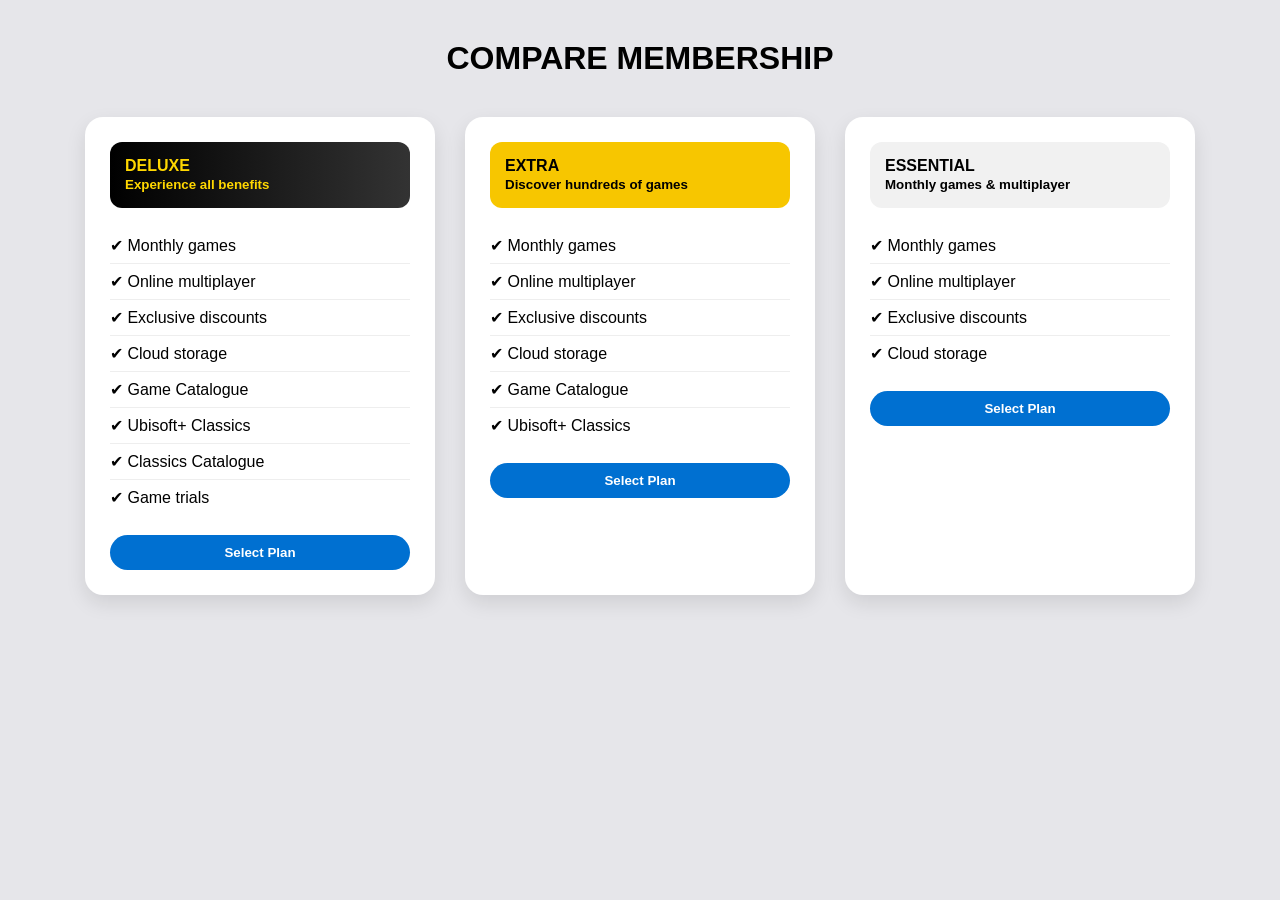
<file: index.html>
<!DOCTYPE html>
<html>
<head>
    <title>Membership Plans</title>
    <style>
        body {
            margin: 0;
            font-family: Arial, sans-serif;
            background-color: #e6e6ea;
            text-align: center;
        }

        h1 {
            margin: 40px 0;
            font-size: 32px;
        }

        .container {
            display: flex;
            justify-content: center;
            gap: 30px;
            flex-wrap: wrap;
        }

        .card {
            background: white;
            width: 300px;
            padding: 25px;
            border-radius: 18px;
            box-shadow: 0 8px 20px rgba(0,0,0,0.1);
            text-align: left;
        }

        .card-header {
            padding: 15px;
            border-radius: 12px;
            margin-bottom: 20px;
            font-weight: bold;
        }

        .deluxe {
            background: linear-gradient(to right, #000000, #333333);
            color: gold;
        }

        .extra {
            background: #f7c600;
            color: black;
        }

        .essential {
            background: #f1f1f1;
            color: black;
        }

        ul {
            list-style: none;
            padding: 0;
        }

        li {
            padding: 8px 0;
            border-bottom: 1px solid #eee;
        }

        li:last-child {
            border-bottom: none;
        }

        .btn {
            display: block;
            width: 100%;
            margin-top: 20px;
            padding: 10px;
            border-radius: 25px;
            border: none;
            background: #0070d1;
            color: white;
            font-weight: bold;
            cursor: pointer;
        }

        .btn:hover {
            background: #005bb5;
        }
    </style>
</head>
<body>

<h1>COMPARE MEMBERSHIP</h1>

<div class="container">

    <div class="card">
        <div class="card-header deluxe">
            DELUXE <br>
            <small>Experience all benefits</small>
        </div>
        <ul>
            <li>✔ Monthly games</li>
            <li>✔ Online multiplayer</li>
            <li>✔ Exclusive discounts</li>
            <li>✔ Cloud storage</li>
            <li>✔ Game Catalogue</li>
            <li>✔ Ubisoft+ Classics</li>
            <li>✔ Classics Catalogue</li>
            <li>✔ Game trials</li>
        </ul>
        <button class="btn">Select Plan</button>
    </div>

    <div class="card">
        <div class="card-header extra">
            EXTRA <br>
            <small>Discover hundreds of games</small>
        </div>
        <ul>
            <li>✔ Monthly games</li>
            <li>✔ Online multiplayer</li>
            <li>✔ Exclusive discounts</li>
            <li>✔ Cloud storage</li>
            <li>✔ Game Catalogue</li>
            <li>✔ Ubisoft+ Classics</li>
        </ul>
        <button class="btn">Select Plan</button>
    </div>

    <div class="card">
        <div class="card-header essential">
            ESSENTIAL <br>
            <small>Monthly games & multiplayer</small>
        </div>
        <ul>
            <li>✔ Monthly games</li>
            <li>✔ Online multiplayer</li>
            <li>✔ Exclusive discounts</li>
            <li>✔ Cloud storage</li>
        </ul>
        <button class="btn">Select Plan</button>
    </div>

</div>

</body>
</html>
</file>
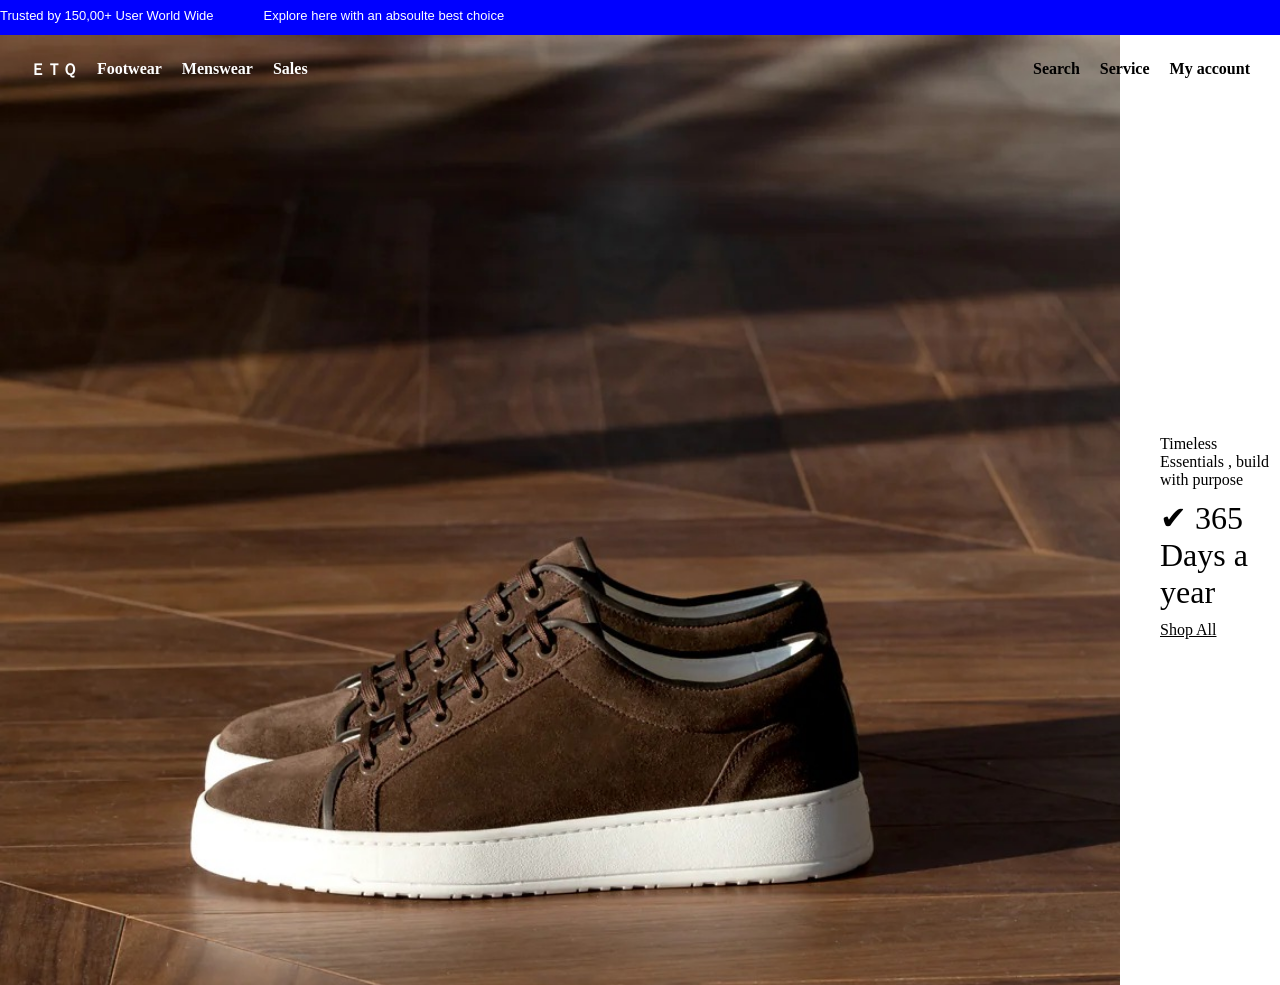
<file: etq.html>
<!DOCTYPE html>
<html lang="en">
<head>
    <meta charset="UTF-8">
    <meta name="viewport" content="width=device-width, initial-scale=1.0">
    <title>ETQ</title>
    <style>
          *{
             margin: 0;
            padding: 0;
        }
        .head{
            background-color: blue;
            color: white;
            height: 35px;
            text-align: center;
        }
        @keyframes slideRight{
            from{
                transform: translate(-100px);
            }
            to{
                transform: translate(1400px);
            }
        }
        .head{
            display: flex;
            gap: 50px;
        }
        .head p{
            padding-top: 8px;
            font-family: 'Gill Sans', 'Gill Sans MT', Calibri, 'Trebuchet MS', sans-serif;
            font-size: small;
            animation: slideRight 40s infinite;
            
        }
        .first{
           position: relative;
           height: 950px;
           display: flex;
           overflow: hidden;
           gap: 40px;

        }
        
        @keyframes zoomInOut{
           0%{
            transform: scale(1);
           }
           50%{
            transform: scale(1.1);
           }
           100%{
            transform: scale(1);
           }
    
        }
        .text{
            padding-top: 400px;
            font-size: larger;
           animation: cubic-bezier(0.25, 0.46, 0.45, 0.94);
            
        }
        .text {
            font-size: medium;
        }
        
        #bigtext{
            padding-top: 10px;
            font-size: xx-large;
            
            
            
        }
        #small{
            padding-top: 10px;
        }
        .option{
            display: flex;
            justify-content: space-between;
        }
        .op1 ul{
            list-style-type: none;
            display: flex;
            gap: 20px;
            padding-left: 30px;
             font-weight: bold;
        }
        .op1 li{
            cursor: pointer;
        }
        .op1 li:hover {
    text-decoration: underline;
}
.op2 li:hover {
    text-decoration: underline;
}

.op2 li{
    cursor: pointer;
}
.op2 ul{
     list-style-type: none;
     display: flex;
     gap: 20px;
     padding-right: 30px;
     color: black;
     font-weight: bold;
 }
        
        
.option{
    position: absolute;
    top: 0;
    left: 0;
    width: 100%;
    display: flex;
    justify-content: space-between;
    padding-top: 60px;
    color: white;   
}

    </style>
</head>
<body>
   <header class="head">
        <p>Trusted by 150,00+ User World Wide</p>
        <p>Explore here with an absoulte best choice</p>
    </header>

    <div class="first">
        <img src="shoes.jpeg" alt="system" width="1400px" height="1400">
        <div class="text">
            <p>Timeless Essentials , build with purpose</p>
            <p id="bigtext">✔ 365 Days a year</p>
            <p id="small"><u>Shop All</u></p>
        </div>
    </div>
    
    <div class="option">
        <div class="op1">
            <ul>
                <li>ＥＴＱ</li>
                <li>Footwear</li>
                <li>Menswear</li>
                <li>Sales</li>
            </ul>
        </div>
        <div class="op2">
            <ul>
                <li>Search</li>
                <li>Service</li>
                <li>My account</li>
            </ul>
        </div>
    </div>
    
</body>
</html>
</file>
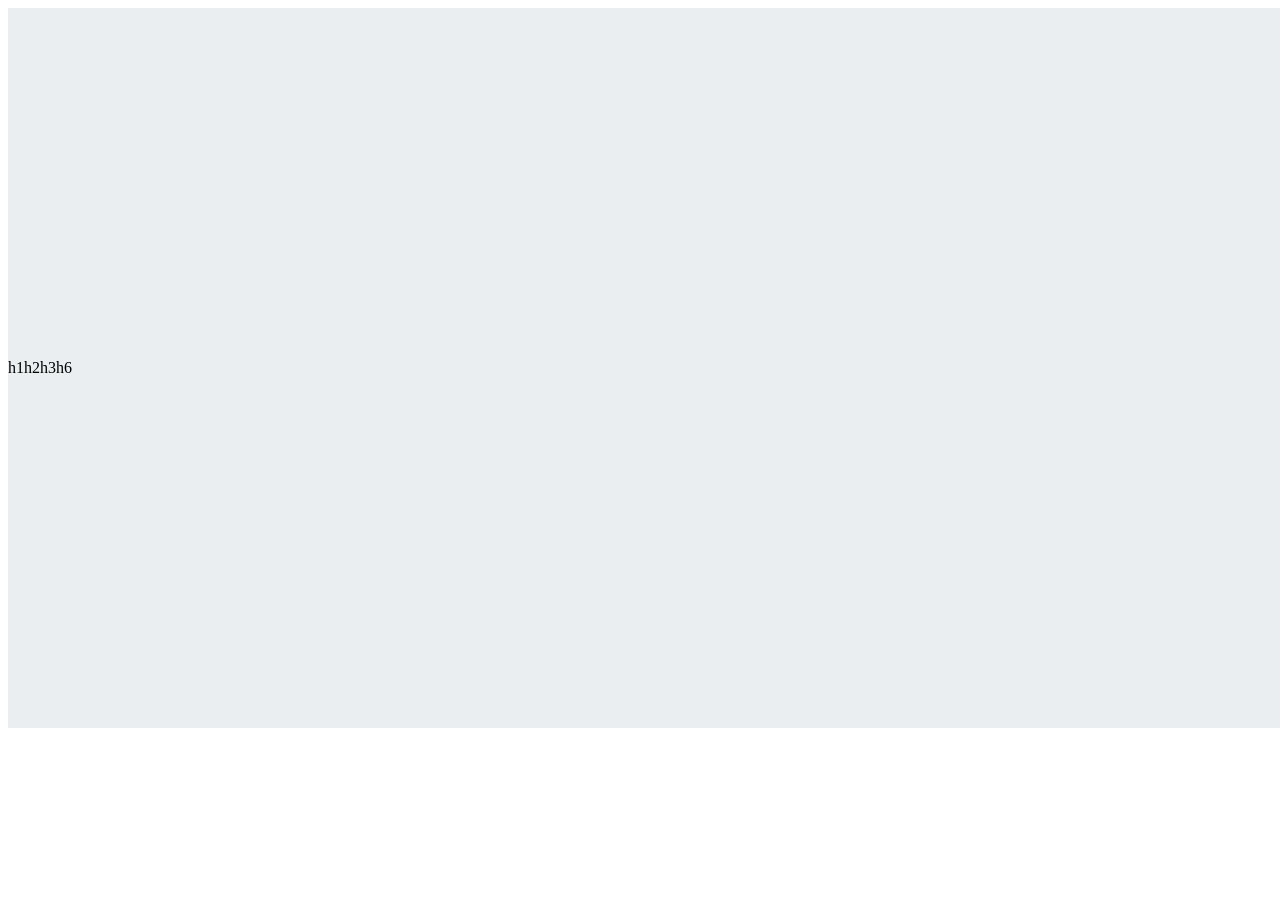
<file: fourth.html>
<!DOCTYPE html>
<html lang="en">
<head>
    <meta charset="UTF-8">
    <meta name="viewport" content="width=device-width, initial-scale=1.0">
    <title>Document</title>
    <style>
       .main{
        display:flex;
        flex-direction: row;
        align-items: center;
        background-color: rgb(234, 238, 240);
        height: 80vh;
        width:100vw;
       } 
       .child1{
        color: aliceblue;
        margin: 10px;
        background-color: blue;
        
        width: 100px;

       }
       .child2{
        color: aliceblue;
        margin: 10px;
        background-color: blue;
        
        width: 100px;

       }
       .child3{
        color: aliceblue;
        margin: 10px;
        background-color: blue;
        
        width: 100px;

       }
       .child4{
        color: aliceblue;
        margin: 10px;
        background-color: blue;
        
        width: 100px;

       }
    </style>
</head>
<body>
    <div class="main">
        <div  class="child">h1</div>
        <div  class="child">h2</div>
        <div  class="child">h3</div>
        <div  class="child">h6</div>
    </div>
</body>
</html>
</file>
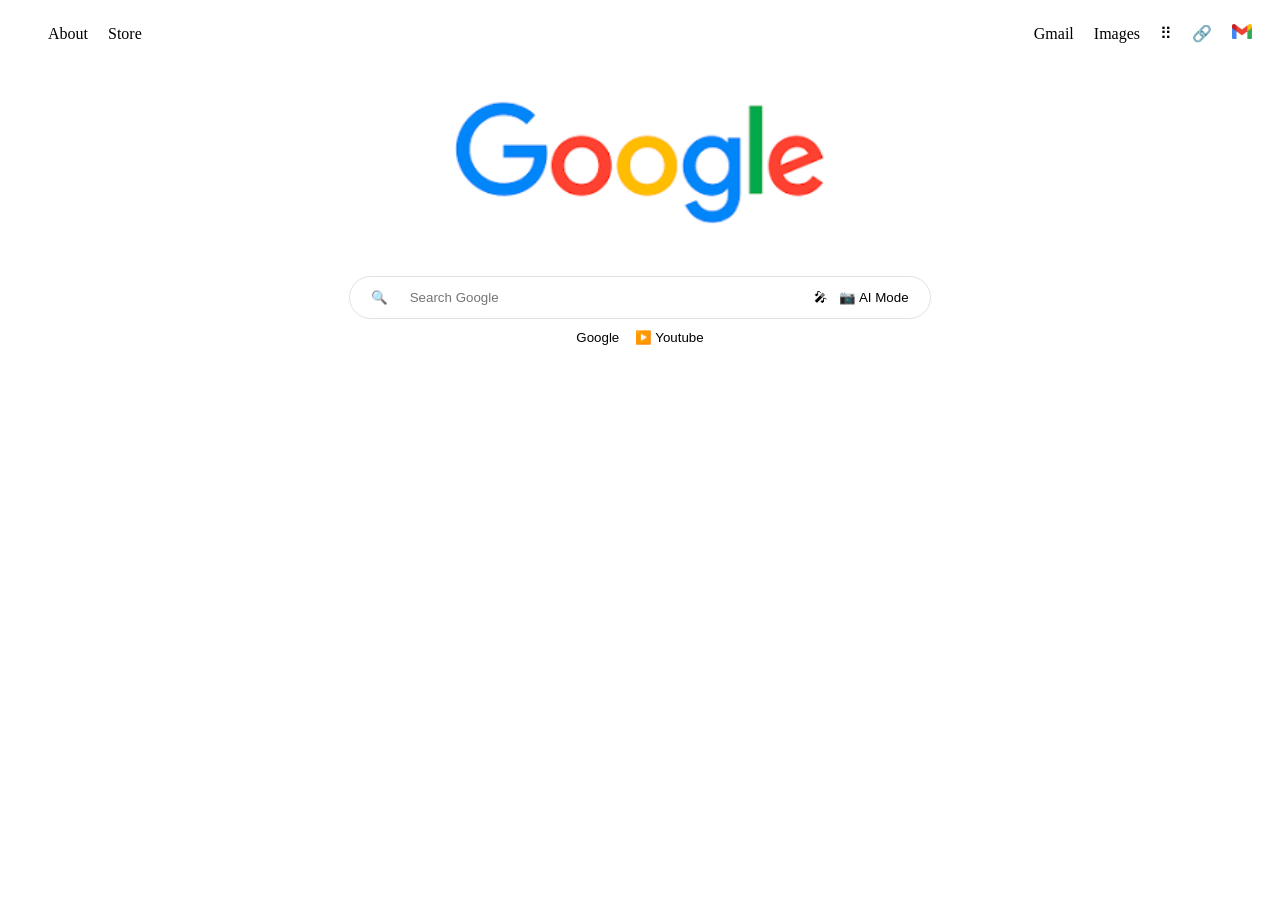
<file: Google.html>
<!DOCTYPE html>
<html lang="en">
<head>
    <meta charset="UTF-8">
    <meta name="viewport" content="width=device-width, initial-scale=1.0">
    <title>Google</title>
    <link rel="icon" type="image/png" href="./download.png" class="web-icon">
    <style>
        .main{
            display: flex;
            flex-direction: column;
            justify-content: center;
            align-items: center;
        }
        .top-bar{
            display: flex;
            justify-content: space-between;
        }
        .logo {
      width: 370px;
      margin-bottom:10px;
    }
    .left-nav{
         display: flex;
        gap: 20px;
        align-items: center;
        list-style-type: none;

    }
    .right-nav{
        display: flex;
        gap: 20px;
        align-items: center;
        list-style-type: none;

    }
    .Gmail {
      width: 20px;
      margin-right: 20px;
    }
    .buttons{
     padding: 10px 18px;
      border: none;
     
      border-radius: 4px;
      cursor: pointer;
      font-size: 14px;

    }
    .buttons button{
      
      background-color: transparent;
      border: none;
      border-radius: 8px;
    }
    .search-box {
      background-color: none;
      display: flex;
      width: 550px;
      padding: 12px 15px;
      border-radius: 25px;
      border: 1px solid #dfe1e5;
      outline: none;
      font-size: 20px;
      
    }
    .search-box input{
      background: none;
      height: 100%;
      width: 200px;
      border: none;
      margin-left: 10px;
      margin-right: 200px;
    }
    .search-box button{
      background: none;
      border: none;
    }
    .web-icon{
      padding: 10px 18px;
      border: none;
     
      border-radius: 4px;
      cursor: pointer;
      font-size: 14px;
    }

     </style>
</head>
<body>
  <div class="top-bar">
    <ul class="left-nav">
      <li>About</li>
      <li>Store</li>
    </ul>
  
    <ul class="right-nav">
      <li>Gmail</li>
      <li>Images</li>
      <li>&#x283f</li>
      <li>🔗</li>
      <li><img src="download (2).png" alt="Apps" class="Gmail"></li>
    </ul>
</div>

<div class="main">
    <img src="download (1).png" alt="Google Logo" class="logo">

    <div class="search-box" >
      <button>🔍</button>
      <input type="text" placeholder=" Search Google ">
      <button>🎤︎︎</button>
      <button>📷 AI Mode</button>

    </div>


    <div class="buttons">
      <button>Google </button>
      <button>▶️ Youtube</button>
    </div>
  </div>
</body>
</html>
</file>
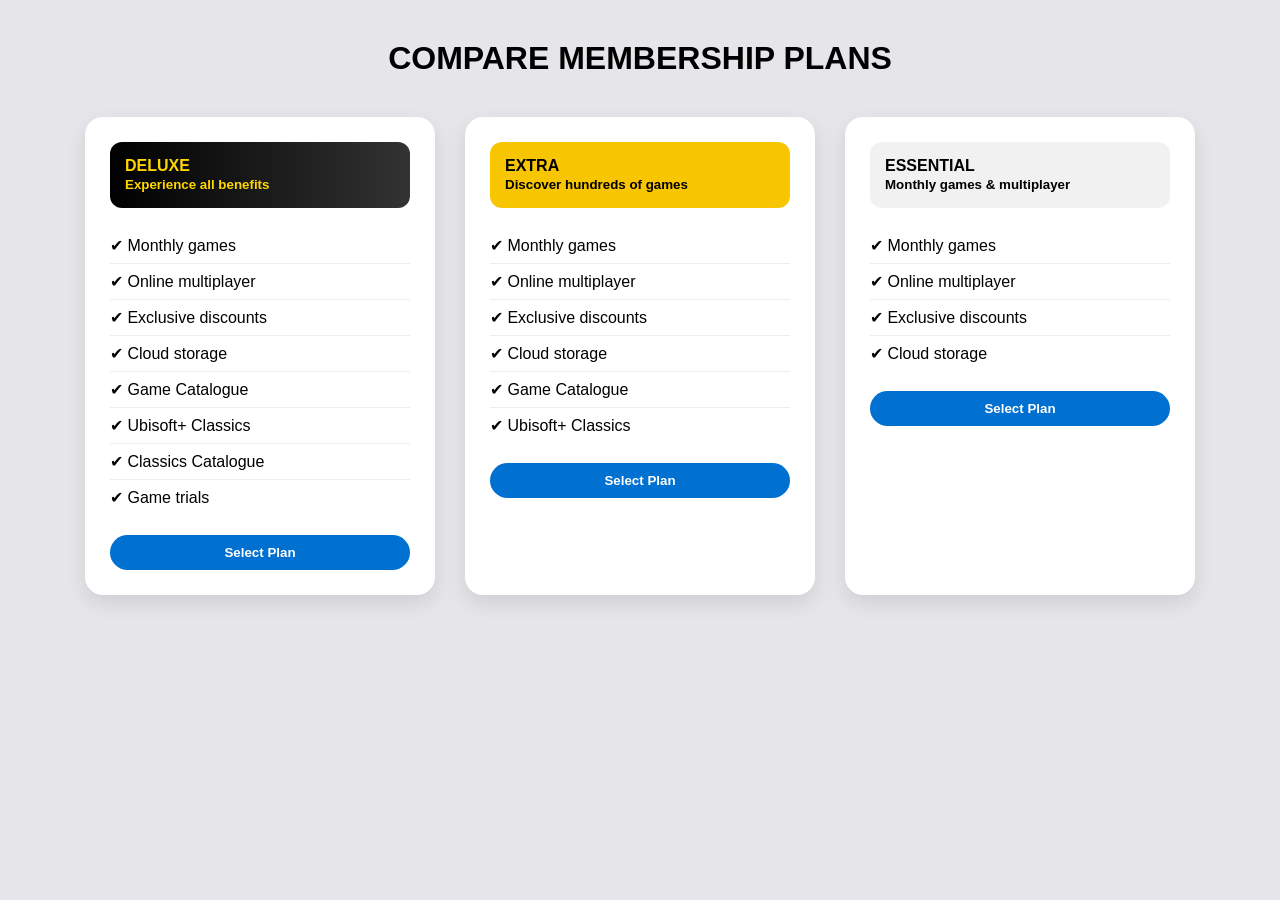
<file: page.html>
<!DOCTYPE html>
<html>
<head>
    <title>Membership Plans</title>
    <style>
        body {
            margin: 0;
            font-family: Arial, sans-serif;
            background-color: #e6e6ea;
            text-align: center;
        }

        h1 {
            margin: 40px 0;
            font-size: 32px;
        }

        .container {
            display: flex;
            justify-content: center;
            gap: 30px;
            flex-wrap: wrap;
        }

        .card {
            background: white;
            width: 300px;
            padding: 25px;
            border-radius: 18px;
            box-shadow: 0 8px 20px rgba(0,0,0,0.1);
            text-align: left;
        }

        .card-header {
            padding: 15px;
            border-radius: 12px;
            margin-bottom: 20px;
            font-weight: bold;
        }

        .deluxe {
            background: linear-gradient(to right, #000000, #333333);
            color: gold;
        }

        .extra {
            background: #f7c600;
            color: black;
        }

        .essential {
            background: #f1f1f1;
            color: black;
        }

        ul {
            list-style: none;
            padding: 0;
        }

        li {
            padding: 8px 0;
            border-bottom: 1px solid #eee;
        }

        li:last-child {
            border-bottom: none;
        }

        .btn {
            display: block;
            width: 100%;
            margin-top: 20px;
            padding: 10px;
            border-radius: 25px;
            border: none;
            background: #0070d1;
            color: white;
            font-weight: bold;
            cursor: pointer;
        }

        .btn:hover {
            background: #005bb5;
        }
    </style>
</head>
<body>

<h1>COMPARE MEMBERSHIP PLANS</h1>

<div class="container">

    <div class="card">
        <div class="card-header deluxe">
            DELUXE <br>
            <small>Experience all benefits</small>
        </div>
        <ul>
            <li>✔ Monthly games</li>
            <li>✔ Online multiplayer</li>
            <li>✔ Exclusive discounts</li>
            <li>✔ Cloud storage</li>
            <li>✔ Game Catalogue</li>
            <li>✔ Ubisoft+ Classics</li>
            <li>✔ Classics Catalogue</li>
            <li>✔ Game trials</li>
        </ul>
        <button class="btn">Select Plan</button>
    </div>

    <div class="card">
        <div class="card-header extra">
            EXTRA <br>
            <small>Discover hundreds of games</small>
        </div>
        <ul>
            <li>✔ Monthly games</li>
            <li>✔ Online multiplayer</li>
            <li>✔ Exclusive discounts</li>
            <li>✔ Cloud storage</li>
            <li>✔ Game Catalogue</li>
            <li>✔ Ubisoft+ Classics</li>
        </ul>
        <button class="btn">Select Plan</button>
    </div>

    <div class="card">
        <div class="card-header essential">
            ESSENTIAL <br>
            <small>Monthly games & multiplayer</small>
        </div>
        <ul>
            <li>✔ Monthly games</li>
            <li>✔ Online multiplayer</li>
            <li>✔ Exclusive discounts</li>
            <li>✔ Cloud storage</li>
        </ul>
        <button class="btn">Select Plan</button>
    </div>

</div>

</body>
</html>
</file>
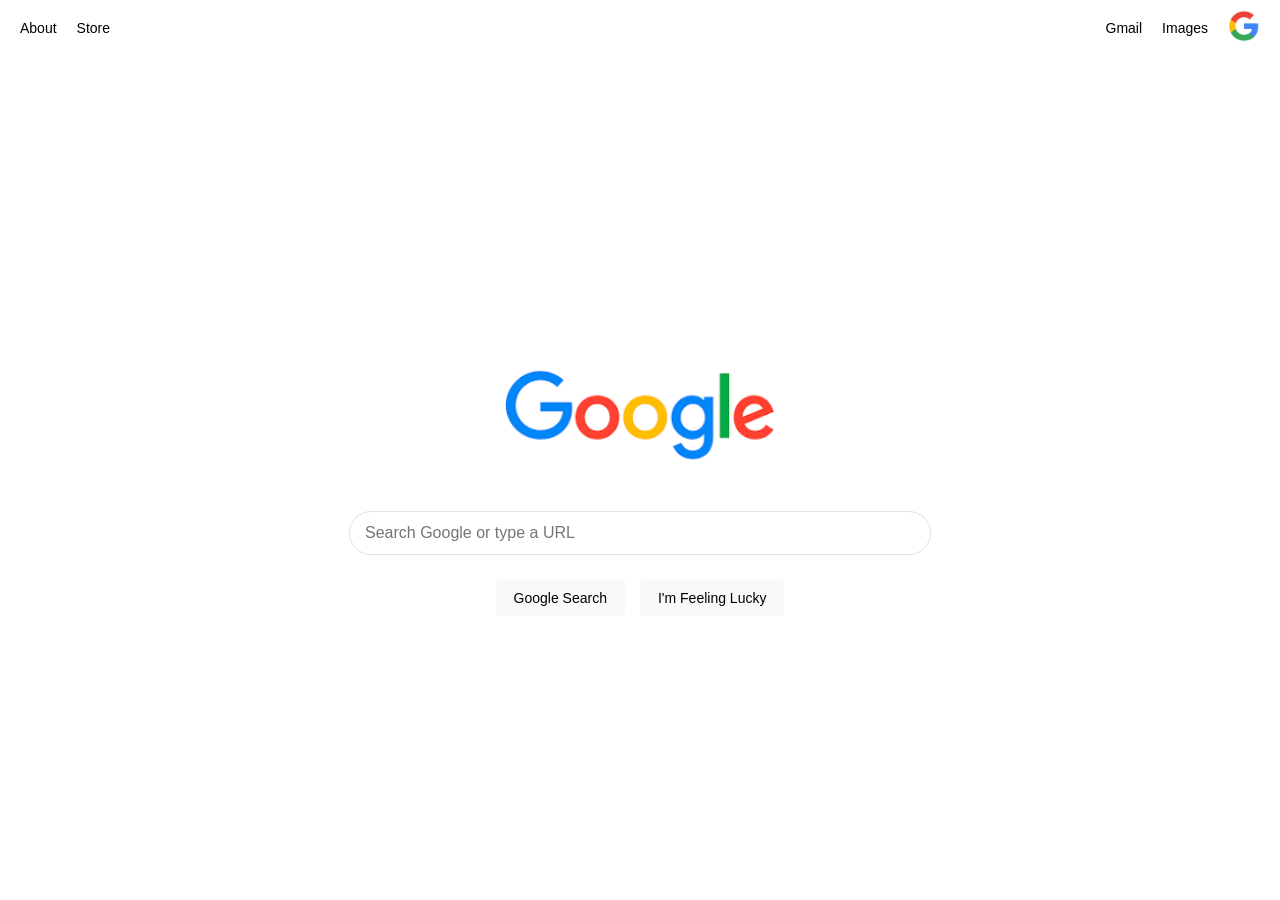
<file: Second.html>
<!DOCTYPE html>
<html lang="en">
<head>
  <meta charset="UTF-8" />
  <meta name="viewport" content="width=device-width, initial-scale=1.0" />
  <title>Google Clone</title>

  <style>
    body {
      margin: 0;
      font-family: Arial, Helvetica, sans-serif;
      height: 100vh;
      display: flex;
      flex-direction: column;
    }

    /* Top Navigation */
    .top-bar {
      display: flex;
      justify-content: space-between;
      padding: 10px 20px;
      font-size: 14px;
    }

    .top-bar ul {
      list-style: none;
      display: flex;
      gap: 20px;
      margin: 0;
      padding: 0;
      align-items: center;
    }

    .top-bar li {
      cursor: pointer;
    }

    .top-bar img {
      width: 32px;
      height: 32px;
      border-radius: 50%;
    }

    /* Main Section */
    .main {
      flex-grow: 1;
      display: flex;
      flex-direction: column;
      justify-content: center;
      align-items: center;
    }

    .logo {
      width: 270px;
      margin-bottom: 20px;
    }

    .search-box {
      width: 550px;
      padding: 12px 15px;
      border-radius: 25px;
      border: 1px solid #dfe1e5;
      outline: none;
      font-size: 16px;
    }

    .buttons {
      margin-top: 25px;
      display: flex;
      gap: 15px;
    }

    button {
      padding: 10px 18px;
      border: none;
      background-color: #f8f9fa;
      border-radius: 4px;
      cursor: pointer;
      font-size: 14px;
    }

    button:hover {
      border: 1px solid #dadce0;
    }
  </style>
</head>

<body>

  <!-- Top Navigation -->
  <div class="top-bar">
    <ul>
      <li>About</li>
      <li>Store</li>
    </ul>

    <ul>
      <li>Gmail</li>
      <li>Images</li>
      <li><img src="download.png" alt="Profile"></li>
    </ul>
  </div>

  <!-- Main Content -->
  <div class="main">
    <img src="download (1).png" alt="Google Logo" class="logo">

    <input type="text" class="search-box" placeholder="Search Google or type a URL">

    <div class="buttons">
      <button>Google Search</button>
      <button>I'm Feeling Lucky</button>
    </div>
  </div>

</body>
</html>
</file>
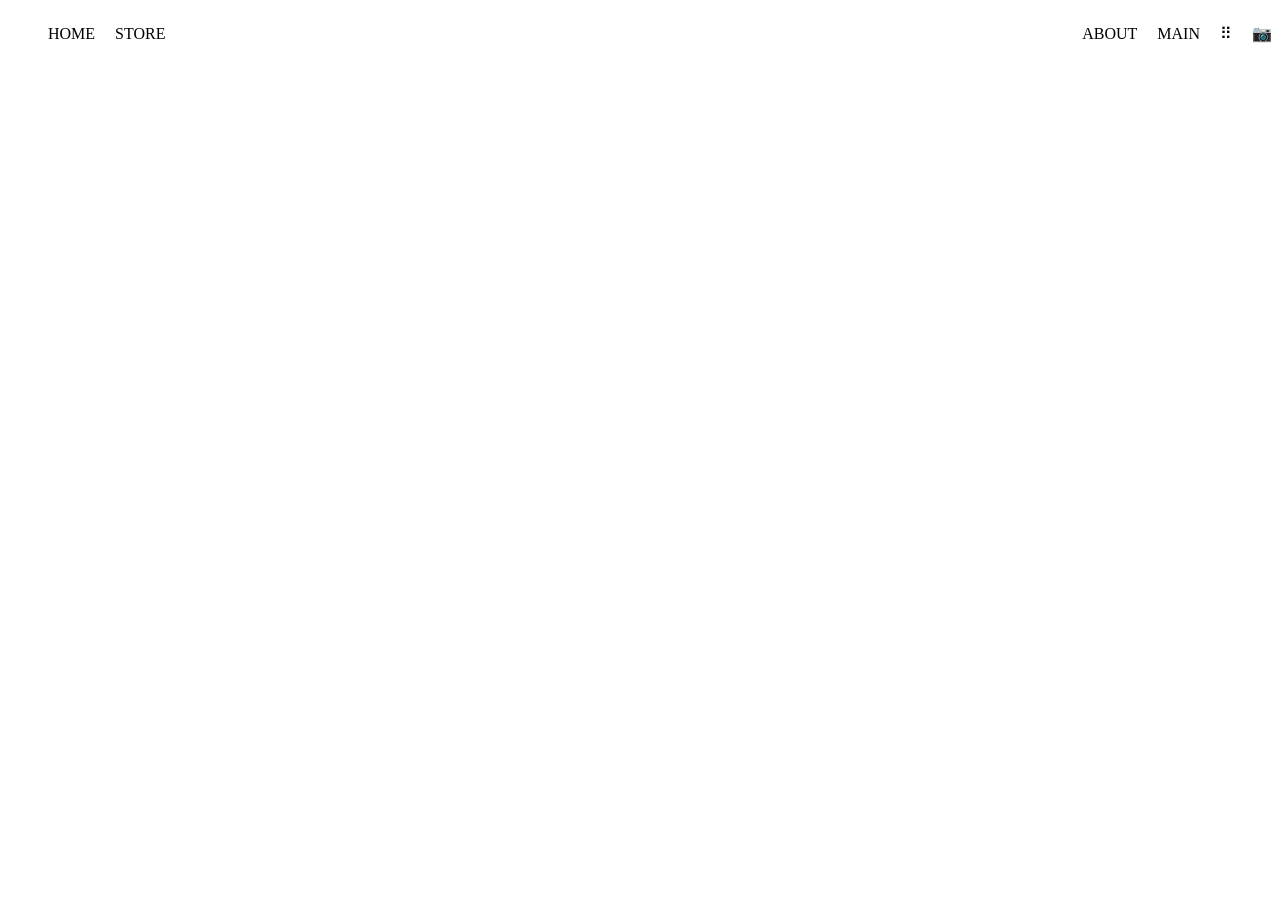
<file: table.html>
<!DOCTYPE html>
<html lang="en">
<head>
  <meta charset="UTF-8">
  <meta name="viewport" content="width=device-width, initial-scale=1.0">
  <title>Document</title>
  <style> .main{
            display: flex;
            flex-direction: column;
            justify-content: center;
            align-items: center;
            
        }
            
        .top-bar{
            display: flex;
            justify-content: space-between;
        }
        .logo {
      width: 370px;
      margin-bottom:10px;
    }
    .left-nav{
         display: flex;
        gap: 20px;
        align-items: center;
        list-style-type: none;

    }
    .right-nav{
        display: flex;
        gap: 20px;
        align-items: center;
        list-style-type: none;

    }
    @media(max-width:768px){

   .top-bar { flex-direction: column;

   } }

        </style>
   
</head>
<body>
   <div class="top-bar">
    <ul class="left-nav">
      <li>HOME</li>
      <li>STORE</li>
    </ul>
  
    <ul class="right-nav">
      <li>ABOUT</li>
      <li>MAIN</li>
      <li>&#x283f</li>
      <li>📷</li>
      
    </ul>
</div>
</body>
</html>
</file>
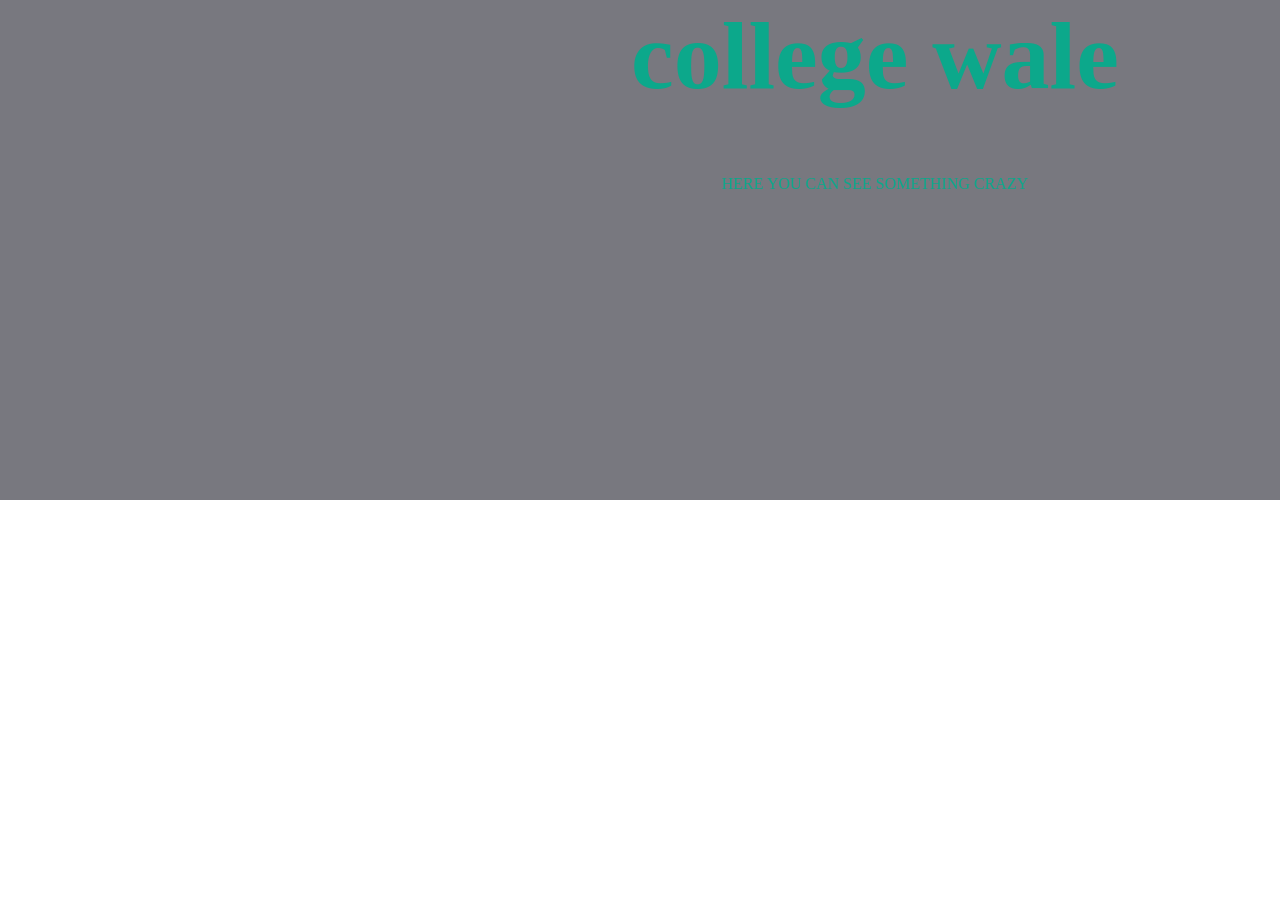
<file: transition.html>
<!DOCTYPE html>
<html>
<head>
    <title>you</title>
    <style>
        *{
           margin-top:0%;
           margin-left: 0%;
        }
        .id{
            font-size: medium;
        }
        .text{
            
            display: flex;
            align-items: center;
            justify-content:center;
            flex-direction: column;
            font-size: xxx-large;
            color: rgb(12, 168, 139);
        }
        .box {
            width: 1750px;
            height: 500px;
            background-color: rgb(120, 120, 127);
            transition: all 0.5s ease 0.25s;   
            }

        .box:hover {
            background-color: rgb(69, 52, 59);
            transform: scale(1.06)  ;  
            }
    </style>
</head>
<body>

    <div class="box">
        <div class="text">
            <h1>college wale</h1>
            <p class="id">HERE YOU CAN SEE SOMETHING CRAZY</p>
        </div>
    </div>


</body>
</html>
</file>
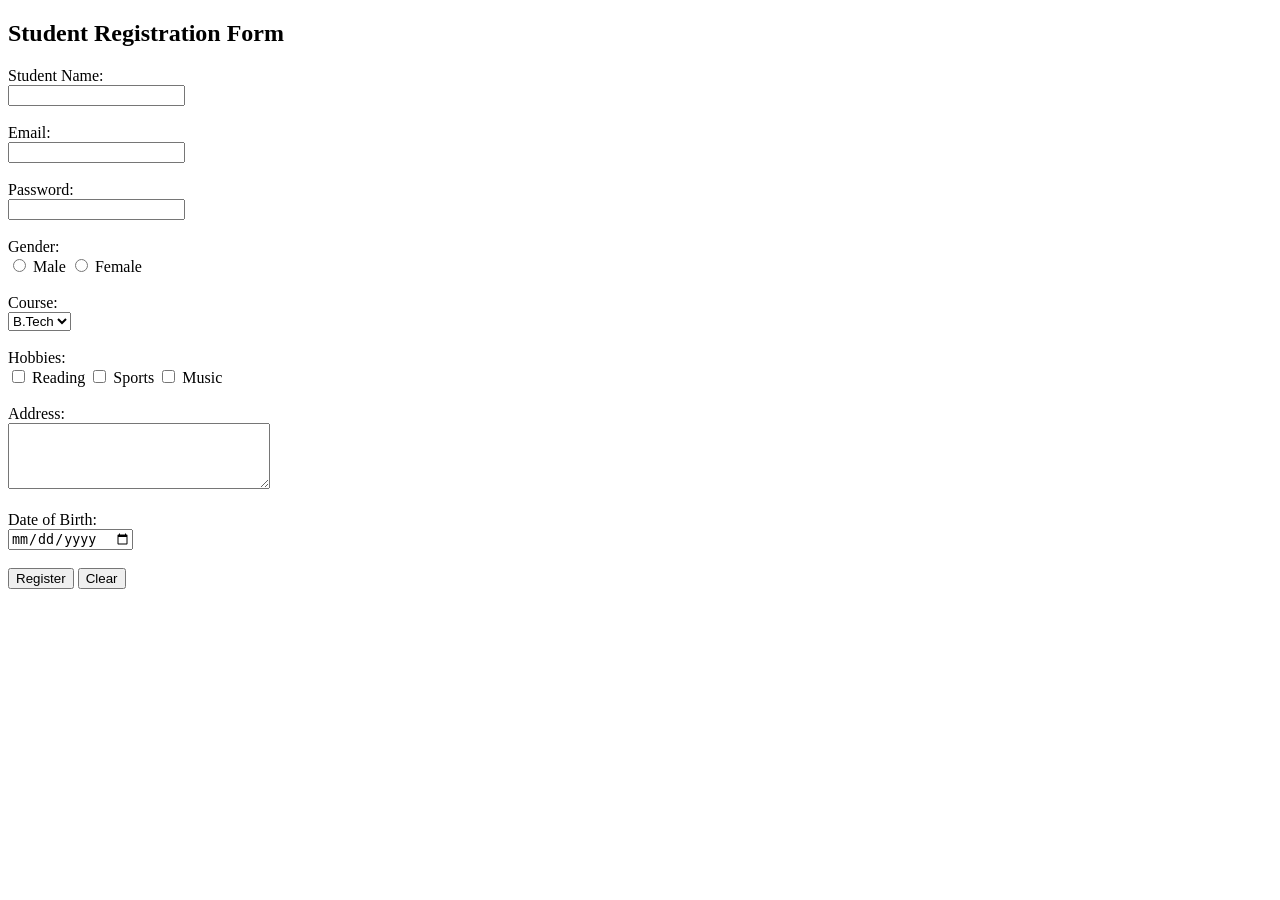
<file: web.html>
<!DOCTYPE html>
<html>
<head>
<title>Student Registration Form</title>
</head>

<body>

<h2>Student Registration Form</h2>

<form>

<label>Student Name:</label><br>
<input type="text" name="name"><br><br>

<label>Email:</label><br>
<input type="email" name="email"><br><br>

<label>Password:</label><br>
<input type="password" name="password"><br><br>

<label>Gender:</label><br>
<input type="radio" name="gender" value="male"> Male
<input type="radio" name="gender" value="female"> Female<br><br>

<label>Course:</label><br>
<select name="course">
<option>B.Tech</option>
<option>BCA</option>
<option>BBA</option>
<option>MCA</option>
</select><br><br>

<label>Hobbies:</label><br>
<input type="checkbox" name="hobby" value="reading"> Reading
<input type="checkbox" name="hobby" value="sports"> Sports
<input type="checkbox" name="hobby" value="music"> Music<br><br>

<label>Address:</label><br>
<textarea name="address" rows="4" cols="30"></textarea><br><br>

<label>Date of Birth:</label><br>
<input type="date" name="dob"><br><br>

<input type="submit" value="Register">
<input type="reset" value="Clear">

</form>

</body>
</html>
</file>
